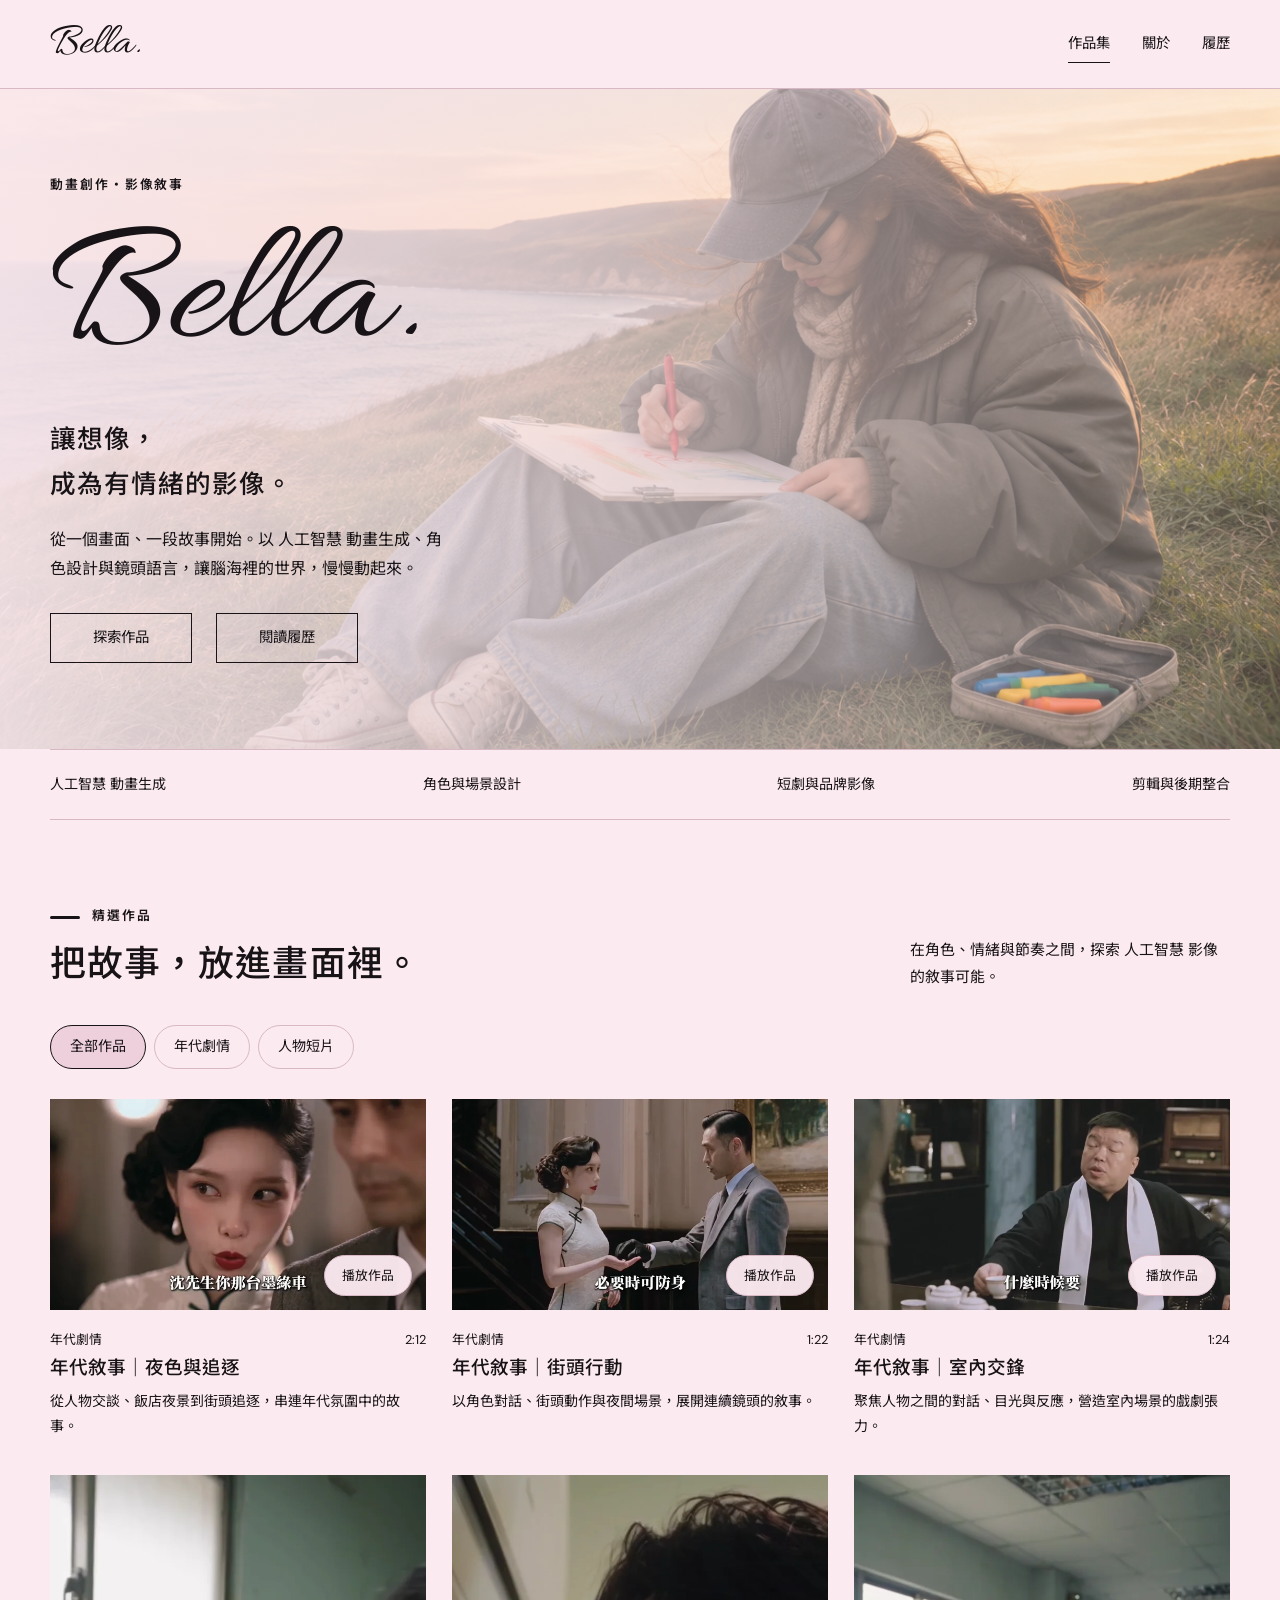
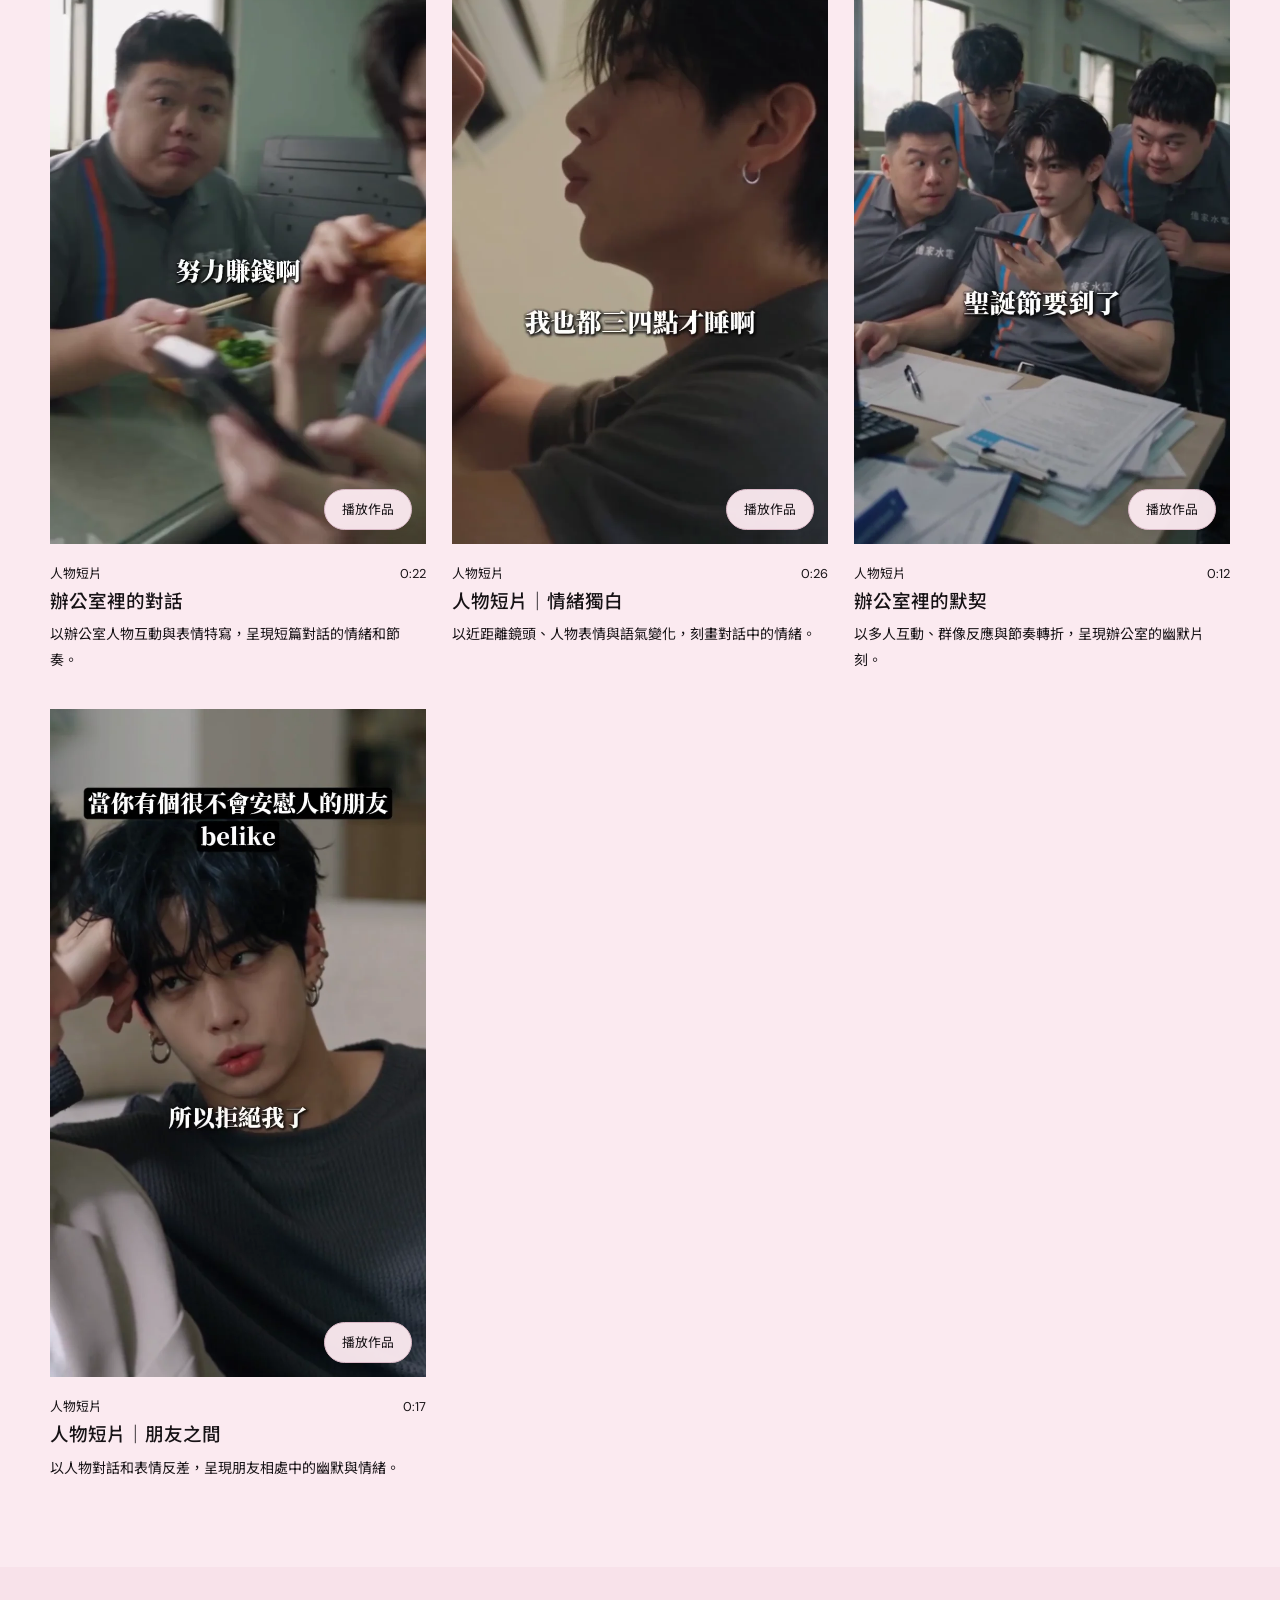
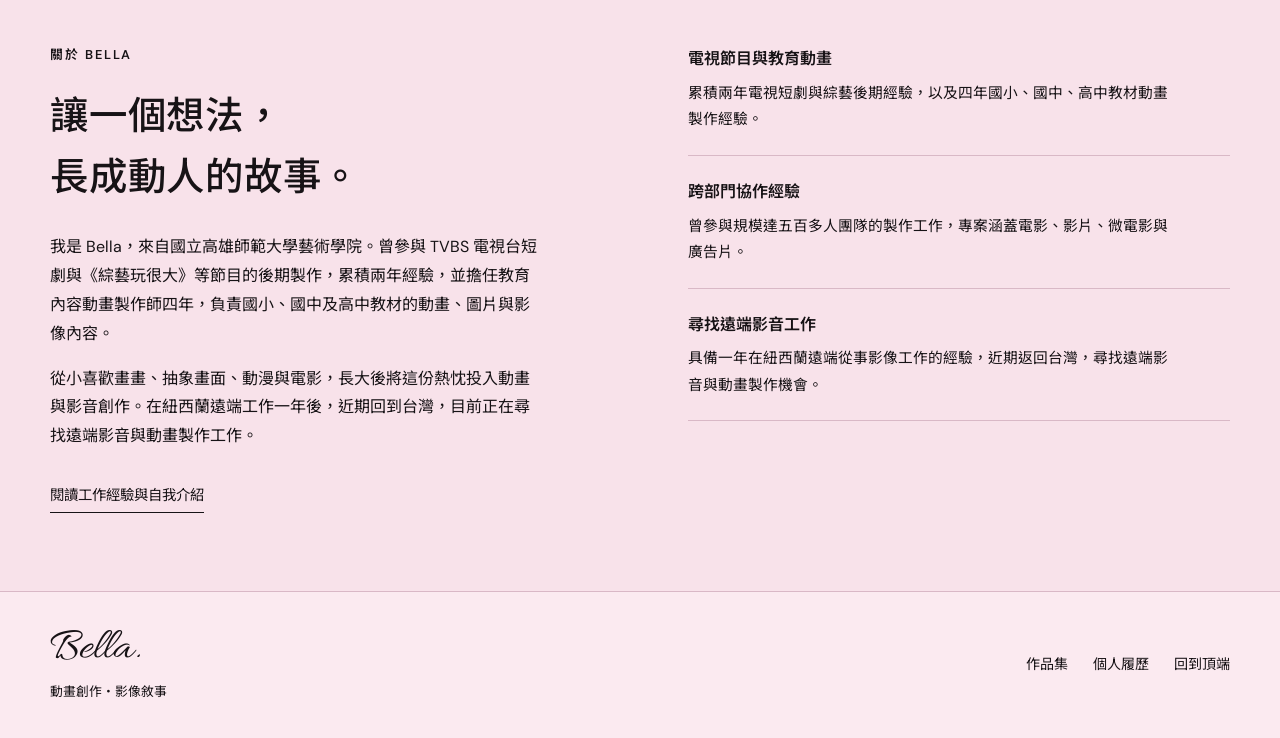
<file: index.html>
<!doctype html>
<html lang="zh-Hant">
<head>
  <meta charset="utf-8">
  <meta name="viewport" content="width=device-width, initial-scale=1">
  <meta name="theme-color" content="#2b0813">
  <title>Bella｜人工智慧 動畫生成・影像創作作品集</title>
  <meta name="description" content="Bella 的 人工智慧 動畫生成與影像創作作品集。角色與場景設計、分鏡、動態生成及後期整合，讓想像成為有情緒的影像。">
  <link rel="preconnect" href="https://fonts.googleapis.com">
  <link rel="preconnect" href="https://fonts.gstatic.com" crossorigin>
  <link rel="stylesheet" href="styles.css?v=bella-pink-tools-20261123">
  <script src="site.js" defer></script>
</head>
<body class="portfolio-page">
<a class="skip-link" href="#main">跳至主要內容</a>
<header class="site-header">
  <nav class="nav shell" aria-label="主要導覽">
    <a class="wordmark" href="index.html" aria-label="Bella 首頁">Bella<span>.</span></a>
    <div class="nav-links">
      <a href="index.html#works" aria-current="page">作品集</a>
      <a href="index.html#about">關於</a>
      <a href="resume.html">履歷</a>
    </div>
  </nav>
</header>
<main id="main">
  <section class="hero hero-photo" aria-labelledby="hero-name">
    <div class="shell hero-inner">
      <p class="eyebrow">動畫創作・影像敘事</p>
      <h1 id="hero-name">Bella<span>.</span></h1>
      <h2>讓想像，<br>成為有情緒的影像。</h2>
      <p class="hero-copy">從一個畫面、一段故事開始。以 人工智慧 動畫生成、角色設計與鏡頭語言，讓腦海裡的世界，慢慢動起來。</p>
      <div class="actions"><a class="button outline-button" href="#works">探索作品</a><a class="button outline-button" href="resume.html">閱讀履歷</a></div>
    </div>
  </section>
  <div class="shell practice-bar" aria-label="創作領域"><span>人工智慧 動畫生成</span><span>角色與場景設計</span><span>短劇與品牌影像</span><span>剪輯與後期整合</span></div>
  <section id="works" class="section shell" aria-labelledby="works-title">
    <div class="section-head">
      <div><p class="eyebrow">精選作品</p><h2 id="works-title">把故事，放進畫面裡。</h2></div>
      <p class="section-note">在角色、情緒與節奏之間，探索 人工智慧 影像的敘事可能。</p>
    </div>
    <div class="filter-list" role="group" aria-label="作品分類">
      <button class="filter" type="button" data-filter="all" aria-pressed="true">全部作品</button>
      <button class="filter" type="button" data-filter="period" aria-pressed="false">年代劇情</button>
      <button class="filter" type="button" data-filter="character" aria-pressed="false">人物短片</button>
    </div>
    <div class="works-grid">
      <article class="work work-landscape" data-category="period">
        <button class="work-open" type="button" aria-haspopup="dialog" aria-label="播放 年代敘事｜夜色與追逐" data-video="animation-02.mp4" data-title="年代敘事｜夜色與追逐" data-description="從人物交談、飯店夜景到街頭追逐，串連年代氛圍中的故事。">
          <div class="work-image"><img src="animation-02.webp" alt="年代敘事｜夜色與追逐影片畫面" loading="lazy" width="1280" height="720"><span class="play-label">播放作品</span></div>
          <div class="work-meta"><span>年代劇情</span><span>2:12</span></div>
          <h3>年代敘事｜夜色與追逐</h3>
        </button>
        <p class="work-description">從人物交談、飯店夜景到街頭追逐，串連年代氛圍中的故事。</p>
      </article>
      <article class="work work-landscape" data-category="period">
        <button class="work-open" type="button" aria-haspopup="dialog" aria-label="播放 年代敘事｜街頭行動" data-video="animation-03.mp4" data-title="年代敘事｜街頭行動" data-description="以角色對話、街頭動作與夜間場景，展開連續鏡頭的敘事。">
          <div class="work-image"><img src="animation-03.webp" alt="年代敘事｜街頭行動影片畫面" loading="lazy" width="1280" height="720"><span class="play-label">播放作品</span></div>
          <div class="work-meta"><span>年代劇情</span><span>1:22</span></div>
          <h3>年代敘事｜街頭行動</h3>
        </button>
        <p class="work-description">以角色對話、街頭動作與夜間場景，展開連續鏡頭的敘事。</p>
      </article>
      <article class="work work-landscape" data-category="period">
        <button class="work-open" type="button" aria-haspopup="dialog" aria-label="播放 年代敘事｜室內交鋒" data-video="animation-04.mp4" data-title="年代敘事｜室內交鋒" data-description="聚焦人物之間的對話、目光與反應，營造室內場景的戲劇張力。">
          <div class="work-image"><img src="animation-04.webp" alt="年代敘事｜室內交鋒影片畫面" loading="lazy" width="1280" height="720"><span class="play-label">播放作品</span></div>
          <div class="work-meta"><span>年代劇情</span><span>1:24</span></div>
          <h3>年代敘事｜室內交鋒</h3>
        </button>
        <p class="work-description">聚焦人物之間的對話、目光與反應，營造室內場景的戲劇張力。</p>
      </article>
      <article class="work work-portrait" data-category="character">
        <button class="work-open" type="button" aria-haspopup="dialog" aria-label="播放 辦公室裡的對話" data-video="animation-01.mp4" data-title="辦公室裡的對話" data-description="以辦公室人物互動與表情特寫，呈現短篇對話的情緒和節奏。">
          <div class="work-image"><img src="animation-01.webp" alt="辦公室裡的對話影片畫面" loading="lazy" width="720" height="1280"><span class="play-label">播放作品</span></div>
          <div class="work-meta"><span>人物短片</span><span>0:22</span></div>
          <h3>辦公室裡的對話</h3>
        </button>
        <p class="work-description">以辦公室人物互動與表情特寫，呈現短篇對話的情緒和節奏。</p>
      </article>
      <article class="work work-portrait" data-category="character">
        <button class="work-open" type="button" aria-haspopup="dialog" aria-label="播放 人物短片｜情緒獨白" data-video="animation-05.mp4" data-title="人物短片｜情緒獨白" data-description="以近距離鏡頭、人物表情與語氣變化，刻畫對話中的情緒。">
          <div class="work-image"><img src="animation-05.webp" alt="人物短片｜情緒獨白影片畫面" loading="lazy" width="720" height="1280"><span class="play-label">播放作品</span></div>
          <div class="work-meta"><span>人物短片</span><span>0:26</span></div>
          <h3>人物短片｜情緒獨白</h3>
        </button>
        <p class="work-description">以近距離鏡頭、人物表情與語氣變化，刻畫對話中的情緒。</p>
      </article>
      <article class="work work-portrait" data-category="character">
        <button class="work-open" type="button" aria-haspopup="dialog" aria-label="播放 辦公室裡的默契" data-video="animation-06.mp4" data-title="辦公室裡的默契" data-description="以多人互動、群像反應與節奏轉折，呈現辦公室的幽默片刻。">
          <div class="work-image"><img src="animation-06.webp" alt="辦公室裡的默契影片畫面" loading="lazy" width="720" height="1280"><span class="play-label">播放作品</span></div>
          <div class="work-meta"><span>人物短片</span><span>0:12</span></div>
          <h3>辦公室裡的默契</h3>
        </button>
        <p class="work-description">以多人互動、群像反應與節奏轉折，呈現辦公室的幽默片刻。</p>
      </article>
      <article class="work work-portrait" data-category="character">
        <button class="work-open" type="button" aria-haspopup="dialog" aria-label="播放 人物短片｜朋友之間" data-video="animation-07.mp4" data-title="人物短片｜朋友之間" data-description="以人物對話和表情反差，呈現朋友相處中的幽默與情緒。">
          <div class="work-image"><img src="animation-07.webp" alt="人物短片｜朋友之間影片畫面" loading="lazy" width="720" height="1280"><span class="play-label">播放作品</span></div>
          <div class="work-meta"><span>人物短片</span><span>0:17</span></div>
          <h3>人物短片｜朋友之間</h3>
        </button>
        <p class="work-description">以人物對話和表情反差，呈現朋友相處中的幽默與情緒。</p>
      </article>
    </div>
  </section>
  <section id="about" class="about-section" aria-labelledby="about-title">
    <div class="shell about-grid">
      <div>
        <p class="eyebrow">關於 Bella</p>
        <h2 id="about-title" class="about-heading">讓一個想法，<br><em>長成動人的故事。</em></h2>
        <p>我是 Bella，來自國立高雄師範大學藝術學院。曾參與 TVBS 電視台短劇與《綜藝玩很大》等節目的後期製作，累積兩年經驗，並擔任教育內容動畫製作師四年，負責國小、國中及高中教材的動畫、圖片與影像內容。</p>
        <p>從小喜歡畫畫、抽象畫面、動漫與電影，長大後將這份熱忱投入動畫與影音創作。在紐西蘭遠端工作一年後，近期回到台灣，目前正在尋找遠端影音與動畫製作工作。</p>
        <a class="text-link" href="resume.html">閱讀工作經驗與自我介紹</a>
      </div>
      <div class="expertise">
        <div class="expertise-item"><h3>電視節目與教育動畫</h3><p>累積兩年電視短劇與綜藝後期經驗，以及四年國小、國中、高中教材動畫製作經驗。</p></div>
        <div class="expertise-item"><h3>跨部門協作經驗</h3><p>曾參與規模達五百多人團隊的製作工作，專案涵蓋電影、影片、微電影與廣告片。</p></div>
        <div class="expertise-item"><h3>尋找遠端影音工作</h3><p>具備一年在紐西蘭遠端從事影像工作的經驗，近期返回台灣，尋找遠端影音與動畫製作機會。</p></div>
      </div>
    </div>
  </section>
</main>
<dialog id="work-dialog" aria-labelledby="dialog-title" aria-describedby="dialog-description">
  <div class="dialog-header"><h2 id="dialog-title"></h2><button class="close-dialog" type="button" aria-label="關閉影片">關閉</button></div>
  <video controls playsinline preload="metadata"></video>
  <p id="dialog-description" class="dialog-description"></p>
  <p class="video-error" role="alert" hidden>影片暫時無法載入，請稍後再試，或<a href="#">直接開啟影片</a>。</p>
</dialog>
<footer class="site-footer">
  <div class="shell footer-content">
    <div><a class="wordmark" href="index.html">Bella<span>.</span></a><p class="footer-note">動畫創作・影像敘事</p></div>
    <div class="footer-links"><a href="index.html#works">作品集</a><a href="resume.html">個人履歷</a><a href="#main">回到頂端</a></div>
  </div>
</footer>
</body>
</html>
</file>
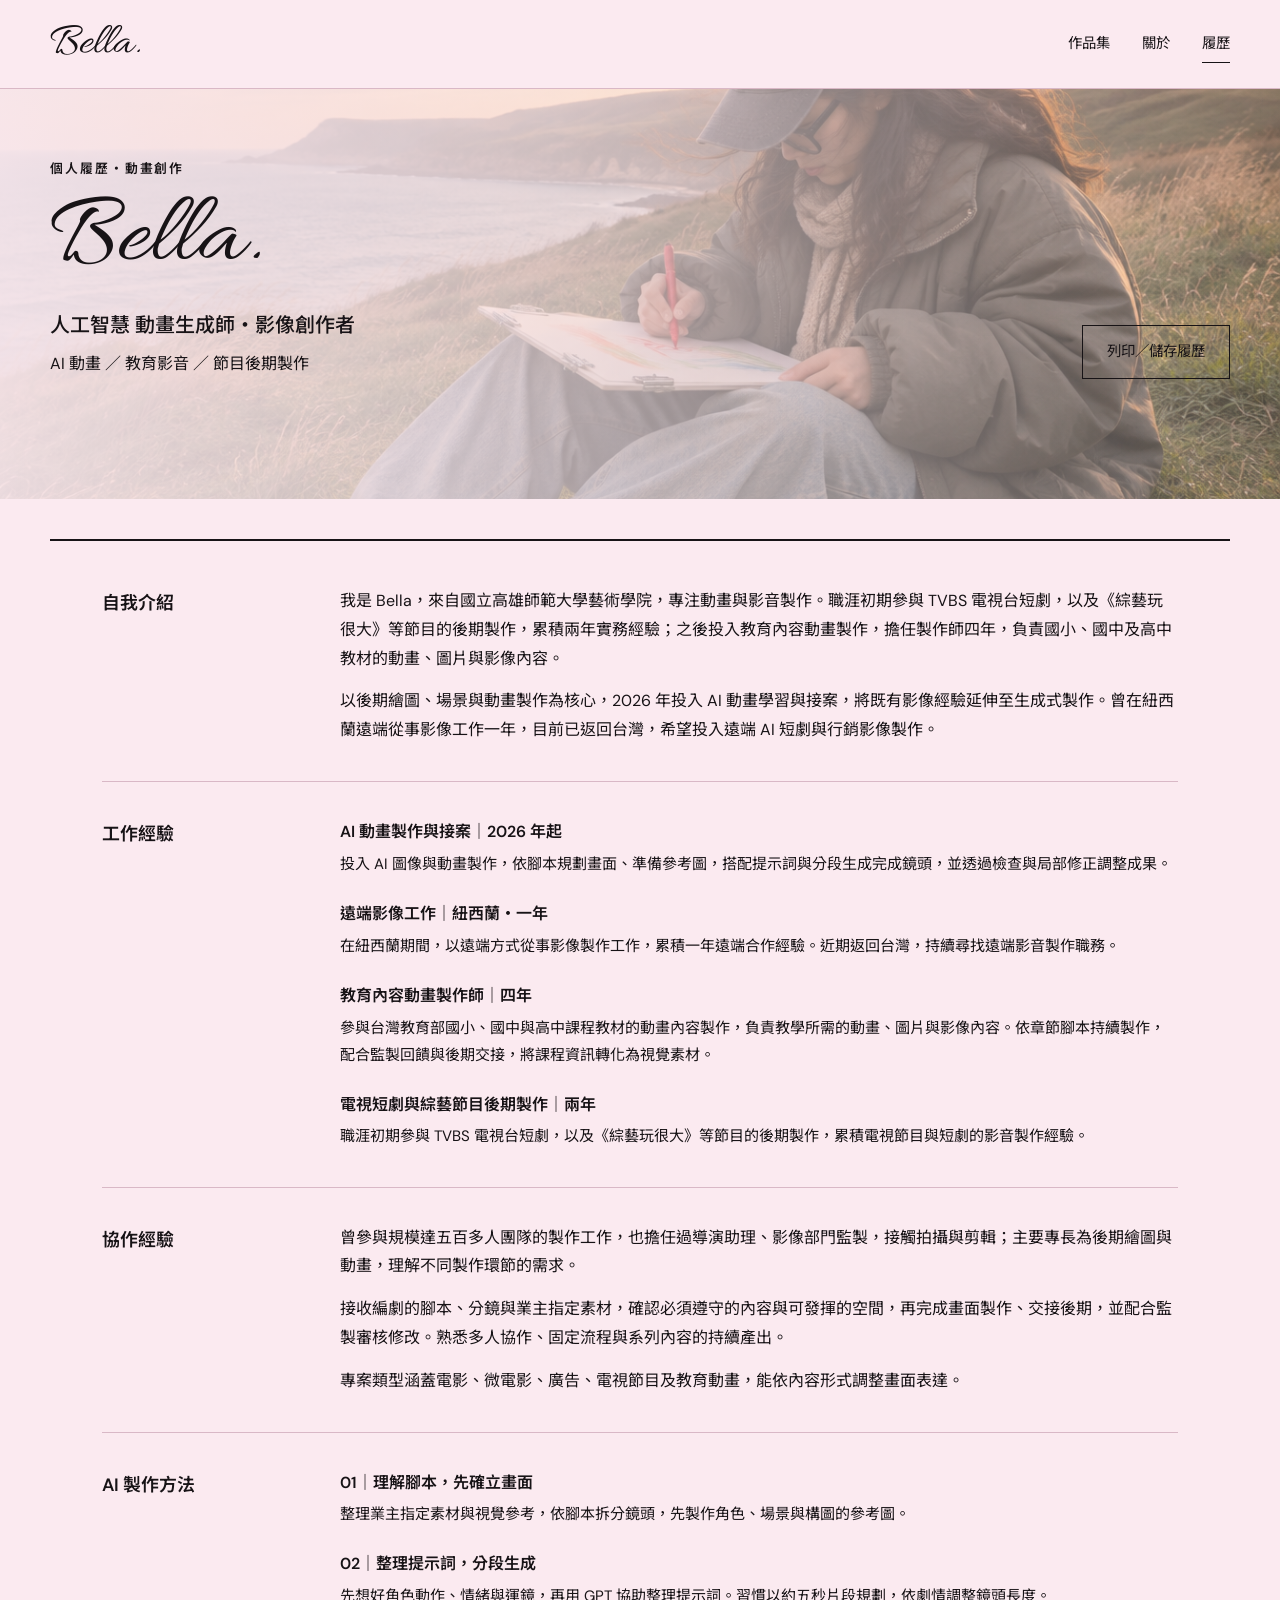
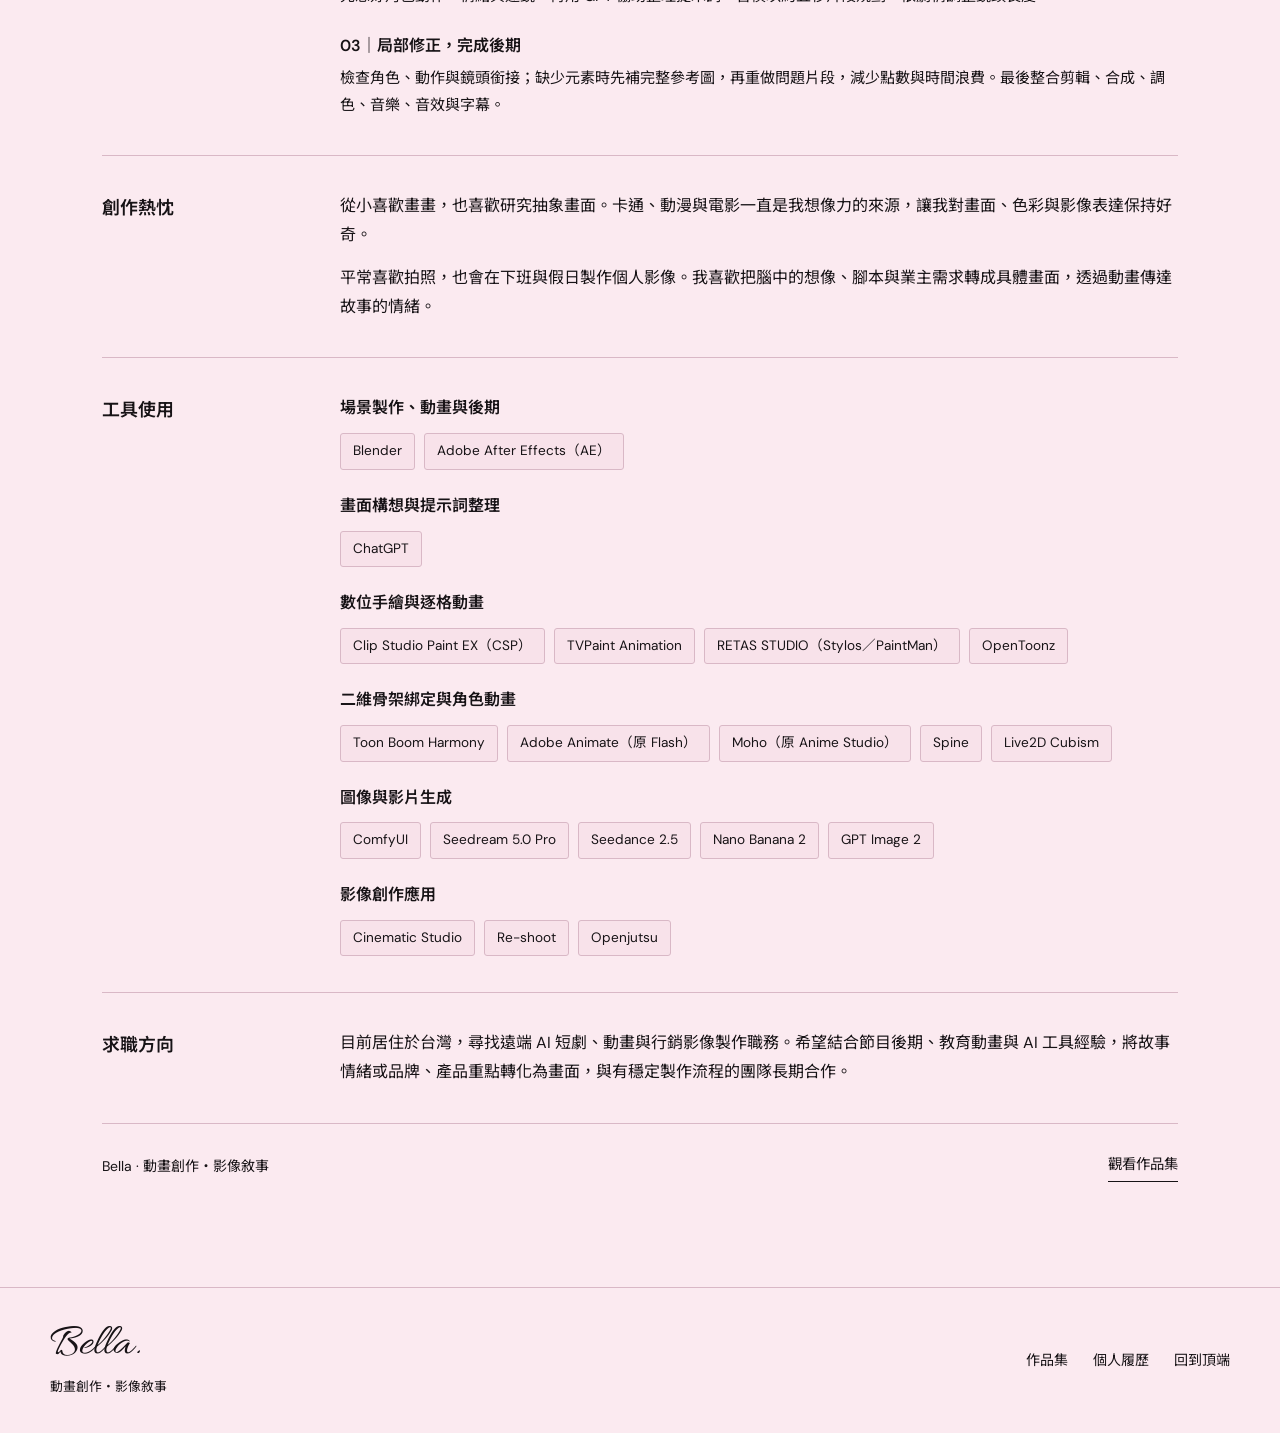
<file: resume.html>
<!doctype html>
<html lang="zh-Hant">
<head>
  <meta charset="utf-8">
  <meta name="viewport" content="width=device-width, initial-scale=1">
  <meta name="theme-color" content="#fbeaf0">
  <title>Bella｜人工智慧 動畫生成師・個人履歷</title>
  <meta name="description" content="Bella 的人工智慧動畫生成履歷：節目後期、教育動畫、AI 分鏡與提示詞製作、Blender／AE 及跨部門協作，尋找遠端 AI 短劇與行銷影像製作機會。">
  <link rel="preconnect" href="https://fonts.googleapis.com">
  <link rel="preconnect" href="https://fonts.gstatic.com" crossorigin>
  <link rel="stylesheet" href="styles.css?v=bella-pink-resume-20261123">
  <script src="site.js" defer></script>
</head>
<body class="resume-page">
<a class="skip-link" href="#main">跳至主要內容</a>
<header class="site-header">
  <nav class="nav shell" aria-label="主要導覽">
    <a class="wordmark" href="index.html" aria-label="Bella 首頁">Bella<span>.</span></a>
    <div class="nav-links">
      <a href="index.html#works">作品集</a>
      <a href="index.html#about">關於</a>
      <a href="resume.html" aria-current="page">履歷</a>
    </div>
  </nav>
</header>
<main id="main">
  <header class="resume-intro hero-photo">
    <div class="shell resume-intro-inner">
    <div><p class="eyebrow">個人履歷・動畫創作</p><h1>Bella<span>.</span></h1><p class="resume-role">人工智慧 動畫生成師・影像創作者</p><p class="resume-subtitle">AI 動畫 ／ 教育影音 ／ 節目後期製作</p></div>
    <button type="button" class="button print-button">列印／儲存履歷</button>
    </div>
  </header>
  <article class="resume-body shell" aria-label="Bella 履歷">
    <section class="resume-section profile-section">
      <h2>自我介紹</h2>
      <div>
        <p>我是 Bella，來自國立高雄師範大學藝術學院，專注動畫與影音製作。職涯初期參與 TVBS 電視台短劇，以及《綜藝玩很大》等節目的後期製作，累積兩年實務經驗；之後投入教育內容動畫製作，擔任製作師四年，負責國小、國中及高中教材的動畫、圖片與影像內容。</p>
        <p>以後期繪圖、場景與動畫製作為核心，2026 年投入 AI 動畫學習與接案，將既有影像經驗延伸至生成式製作。曾在紐西蘭遠端從事影像工作一年，目前已返回台灣，希望投入遠端 AI 短劇與行銷影像製作。</p>
      </div>
    </section>
    <section class="resume-section">
      <h2>工作經驗</h2>
      <div class="resume-items">
        <div><h3>AI 動畫製作與接案｜2026 年起</h3><p>投入 AI 圖像與動畫製作，依腳本規劃畫面、準備參考圖，搭配提示詞與分段生成完成鏡頭，並透過檢查與局部修正調整成果。</p></div>
        <div><h3>遠端影像工作｜紐西蘭・一年</h3><p>在紐西蘭期間，以遠端方式從事影像製作工作，累積一年遠端合作經驗。近期返回台灣，持續尋找遠端影音製作職務。</p></div>
        <div><h3>教育內容動畫製作師｜四年</h3><p>參與台灣教育部國小、國中與高中課程教材的動畫內容製作，負責教學所需的動畫、圖片與影像內容。依章節腳本持續製作，配合監製回饋與後期交接，將課程資訊轉化為視覺素材。</p></div>
        <div><h3>電視短劇與綜藝節目後期製作｜兩年</h3><p>職涯初期參與 TVBS 電視台短劇，以及《綜藝玩很大》等節目的後期製作，累積電視節目與短劇的影音製作經驗。</p></div>
      </div>
    </section>
    <section class="resume-section">
      <h2>協作經驗</h2>
      <div>
        <p>曾參與規模達五百多人團隊的製作工作，也擔任過導演助理、影像部門監製，接觸拍攝與剪輯；主要專長為後期繪圖與動畫，理解不同製作環節的需求。</p>
        <p>接收編劇的腳本、分鏡與業主指定素材，確認必須遵守的內容與可發揮的空間，再完成畫面製作、交接後期，並配合監製審核修改。熟悉多人協作、固定流程與系列內容的持續產出。</p>
        <p>專案類型涵蓋電影、微電影、廣告、電視節目及教育動畫，能依內容形式調整畫面表達。</p>
      </div>
    </section>
    <section class="resume-section" aria-labelledby="workflow-title">
      <h2 id="workflow-title">AI 製作方法</h2>
      <div class="resume-items">
        <div><h3>01｜理解腳本，先確立畫面</h3><p>整理業主指定素材與視覺參考，依腳本拆分鏡頭，先製作角色、場景與構圖的參考圖。</p></div>
        <div><h3>02｜整理提示詞，分段生成</h3><p>先想好角色動作、情緒與運鏡，再用 GPT 協助整理提示詞。習慣以約五秒片段規劃，依劇情調整鏡頭長度。</p></div>
        <div><h3>03｜局部修正，完成後期</h3><p>檢查角色、動作與鏡頭銜接；缺少元素時先補完整參考圖，再重做問題片段，減少點數與時間浪費。最後整合剪輯、合成、調色、音樂、音效與字幕。</p></div>
      </div>
    </section>
    <section class="resume-section">
      <h2>創作熱忱</h2>
      <div>
        <p>從小喜歡畫畫，也喜歡研究抽象畫面。卡通、動漫與電影一直是我想像力的來源，讓我對畫面、色彩與影像表達保持好奇。</p>
        <p>平常喜歡拍照，也會在下班與假日製作個人影像。我喜歡把腦中的想像、腳本與業主需求轉成具體畫面，透過動畫傳達故事的情緒。</p>
      </div>
    </section>
    <section class="resume-section toolkit-section" aria-labelledby="toolkit-title">
      <h2 id="toolkit-title">工具使用</h2>
      <div class="resume-items">
        <div><h3>場景製作、動畫與後期</h3><ul class="tools" aria-label="場景製作、動畫與後期工具"><li>Blender</li><li>Adobe After Effects（AE）</li></ul></div>
        <div><h3>畫面構想與提示詞整理</h3><ul class="tools" aria-label="提示詞整理工具"><li>ChatGPT</li></ul></div>
        <div><h3>數位手繪與逐格動畫</h3><ul class="tools" aria-label="數位手繪與逐格動畫工具"><li>Clip Studio Paint EX（CSP）</li><li>TVPaint Animation</li><li>RETAS STUDIO（Stylos／PaintMan）</li><li>OpenToonz</li></ul></div>
        <div><h3>二維骨架綁定與角色動畫</h3><ul class="tools" aria-label="二維骨架與角色動畫工具"><li>Toon Boom Harmony</li><li>Adobe Animate（原 Flash）</li><li>Moho（原 Anime Studio）</li><li>Spine</li><li>Live2D Cubism</li></ul></div>
        <div><h3>圖像與影片生成</h3><ul class="tools" aria-label="圖像與影片生成工具"><li>ComfyUI</li><li>Seedream 5.0 Pro</li><li>Seedance 2.5</li><li>Nano Banana 2</li><li>GPT Image 2</li></ul></div>
        <div><h3>影像創作應用</h3><ul class="tools" aria-label="影像創作應用"><li>Cinematic Studio</li><li>Re-shoot</li><li>Openjutsu</li></ul></div>
      </div>
    </section>
    <section class="resume-section">
      <h2>求職方向</h2>
      <div><p>目前居住於台灣，尋找遠端 AI 短劇、動畫與行銷影像製作職務。希望結合節目後期、教育動畫與 AI 工具經驗，將故事情緒或品牌、產品重點轉化為畫面，與有穩定製作流程的團隊長期合作。</p></div>
    </section>
    <div class="resume-end"><p>Bella · 動畫創作・影像敘事</p><a class="text-link" href="index.html#works">觀看作品集</a></div>
  </article>
</main>
<footer class="site-footer">
  <div class="shell footer-content">
    <div><a class="wordmark" href="index.html">Bella<span>.</span></a><p class="footer-note">動畫創作・影像敘事</p></div>
    <div class="footer-links"><a href="index.html#works">作品集</a><a href="resume.html">個人履歷</a><a href="#main">回到頂端</a></div>
  </div>
</footer>
</body>
</html>
</file>
<file: styles.css>
@import url('https://fonts.googleapis.com/css2?family=Allura&family=DM+Sans:wght@400;500;600;700&family=Instrument+Serif:ital@0;1&family=Noto+Sans+TC:wght@400;500;600;700&display=swap');

:root {
  --paper: #fffaf6;
  --white: #ffffff;
  --blush: #f4dedf;
  --rose: #9d485d;
  --rose-dark: #773147;
  --ink: #392a2e;
  --muted: #786367;
  --line: #dfcdd0;
  --serif: 'Instrument Serif', Georgia, serif;
  --sans: 'DM Sans', 'Noto Sans TC', sans-serif;
}
* { box-sizing: border-box; }
html { scroll-behavior: smooth; scroll-padding-top: 6rem; }
body { margin: 0; background: var(--paper); color: var(--ink); font-family: var(--sans); font-size: 16px; line-height: 1.8; }
a { color: inherit; text-decoration: none; }
button { font: inherit; cursor: pointer; }
button, a { -webkit-tap-highlight-color: transparent; }
button:focus-visible, a:focus-visible { outline: 2px solid var(--rose); outline-offset: 5px; }
img, video { display: block; max-width: 100%; }
[hidden] { display: none !important; }
::selection { background: #e9b7c3; color: var(--ink); }
.shell { width: min(1180px, calc(100% - 88px)); margin-inline: auto; }
.site-header { position: sticky; top: 0; z-index: 10; background: rgb(255 250 246 / 96%); border-bottom: 1px solid var(--line); }
.nav { min-height: 88px; display: flex; align-items: center; justify-content: space-between; gap: 24px; }
.wordmark { font-family: var(--serif); font-size: 2.3rem; line-height: 1; letter-spacing: -.04em; }
.wordmark span { color: var(--rose); }
.nav-links { display: flex; align-items: center; gap: 32px; font-size: .9rem; }
.nav-links a { padding: 8px 0; position: relative; }
.nav-links a:hover, .nav-links a[aria-current="page"] { color: var(--rose); }
.nav-links a[aria-current="page"]::after { content: ''; position: absolute; bottom: 2px; height: 1px; background: var(--rose); left: 0; right: 0; }
.eyebrow { margin: 0; font-size: .8rem; font-weight: 600; letter-spacing: .15em; line-height: 1.6; text-transform: uppercase; color: var(--rose); }
.hero { display: grid; grid-template-columns: 1.2fr 1fr; gap: 64px; align-items: center; padding-top: 78px; padding-bottom: 85px; }
.hero h1 { font-family: var(--serif); font-size: clamp(6rem, 12vw, 11rem); font-weight: 400; letter-spacing: -.065em; line-height: 1; margin: 19px 0 25px; }
.hero h1 span { color: var(--rose); }
.hero h2 { font-weight: 500; font-size: clamp(1.4rem, 2vw, 1.85rem); line-height: 1.75; letter-spacing: .04em; margin: 0 0 18px; }
.hero-copy { max-width: 410px; margin: 0; color: var(--muted); }
.actions { display: flex; flex-wrap: wrap; align-items: center; gap: 24px; margin-top: 30px; }
.button { display: inline-flex; align-items: center; justify-content: center; padding: 13px 24px; min-height: 48px; font-size: .9rem; border: 1px solid var(--rose); background: var(--rose); color: white; border-radius: 2px; transition: background .2s; }
.button:hover { background: var(--rose-dark); }
.text-link { font-size: .9rem; border-bottom: 1px solid var(--rose); padding-bottom: 3px; }
.text-link:hover { color: var(--rose); }
.motion-panel { min-height: 470px; position: relative; overflow: hidden; background: #f3dedf; border-radius: 160px 160px 3px 3px; isolation: isolate; display: flex; flex-direction: column; justify-content: space-between; padding: 86px 32px 30px; text-align: center; }
.motion-panel::before, .motion-panel::after { content: ''; z-index: -1; position: absolute; width: 315px; height: 315px; border: 1px solid #c68d9c; border-radius: 50%; left: 50%; top: 50%; }
.motion-panel::before { transform: translate(-65%, -45%) rotate(-24deg) scaleX(.74); }
.motion-panel::after { transform: translate(-35%, -45%) rotate(24deg) scaleX(.74); }
.motion-copy { margin: 0; font: 400 clamp(3.2rem, 5vw, 5rem)/1.05 var(--serif); letter-spacing: -.04em; color: #743c4c; }
.motion-copy em { font-weight: 400; }
.panel-footnote { font-size: .75rem; text-transform: uppercase; letter-spacing: .16em; color: #7d5260; margin: 0; }
.disc { width: 82px; height: 82px; border-radius: 50%; margin: 20px auto; background: linear-gradient(140deg, #fffaf6, #d599a8); box-shadow: 14px 19px 33px #aa627d22, inset 0 0 0 1px #fff8; }
.disc::after { content: ''; display: block; height: 100%; border: 1px solid #c38a9b88; border-radius: 50%; transform: rotate(35deg) scaleX(.4); }
.practice-bar { display: flex; justify-content: space-between; gap: 24px; flex-wrap: wrap; border-top: 1px solid var(--line); border-bottom: 1px solid var(--line); padding: 22px 0; color: var(--muted); font-size: .88rem; }
.section { padding-block: 86px; }
.section-head { display: flex; align-items: flex-end; justify-content: space-between; gap: 32px; margin-bottom: 34px; }
.section-head h2 { font-weight: 500; font-size: clamp(1.7rem, 2.8vw, 2.4rem); line-height: 1.5; margin: 10px 0 0; letter-spacing: .03em; }
.section-note { max-width: 320px; color: var(--muted); margin: 0; font-size: .93rem; }
.filter-list { display: flex; flex-wrap: wrap; gap: 8px; margin-bottom: 30px; }
.filter { background: transparent; border: 1px solid var(--line); border-radius: 30px; color: var(--muted); padding: 8px 19px; min-height: 44px; font-size: .88rem; }
.filter[aria-pressed="true"] { background: var(--ink); border-color: var(--ink); color: white; }
.filter:hover { border-color: var(--rose); }
.works-grid { display: grid; grid-template-columns: repeat(3, minmax(0, 1fr)); gap: 36px 26px; }
.work { min-width: 0; }
.work-open { display: block; width: 100%; background: transparent; color: inherit; padding: 0; border: 0; text-align: left; }
.work-image { position: relative; overflow: hidden; background: #ead7d7; aspect-ratio: 4/5; }
.work-image img { width: 100%; height: 100%; object-fit: cover; transition: transform .4s ease; }
.work-open:hover img { transform: scale(1.025); }
.play-label { position: absolute; right: 14px; bottom: 14px; background: #fffaf6f2; border-radius: 40px; padding: 8px 17px; color: var(--ink); font-size: .8rem; box-shadow: 0 2px 10px #0001; }
.work-meta { display: flex; justify-content: space-between; gap: 12px; color: var(--muted); font-size: .8rem; margin-top: 18px; }
.work h3 { font-weight: 500; font-size: 1.16rem; line-height: 1.6; margin: 3px 0 5px; }
.work-description { font-size: .875rem; line-height: 1.8; color: var(--muted); margin: 0; }
.about-section { background: var(--blush); padding-block: 78px; }
.about-grid { display: grid; grid-template-columns: 1fr 1fr; gap: 96px; }
.about-heading { font: 400 clamp(3rem, 5vw, 5rem)/1.05 var(--serif); letter-spacing: -.04em; margin: 20px 0 25px; }
.about-heading em { color: var(--rose); }
.about-section p { max-width: 490px; }
.about-section .text-link { display: inline-block; margin-top: 16px; }
.expertise { display: grid; align-content: start; }
.expertise-item { padding: 22px 0; border-bottom: 1px solid #cba5af; }
.expertise-item:first-child { padding-top: 0; }
.expertise-item h3 { font-size: 1rem; font-weight: 600; margin: 0 0 6px; }
.expertise-item p { color: #72545e; font-size: .92rem; margin: 0; }
.site-footer { padding-block: 35px; border-top: 1px solid var(--line); }
.footer-content { display: flex; justify-content: space-between; align-items: center; gap: 30px; }
.footer-note { font-size: .8rem; color: var(--muted); margin: 8px 0 0; }
.footer-links { display: flex; gap: 25px; font-size: .88rem; }
dialog { color: var(--ink); background: var(--paper); border: 0; border-radius: 5px; padding: 18px 22px; max-width: min(960px, 94vw); max-height: 95dvh; margin: auto; overflow: auto; }
dialog::backdrop { background: #241a20dc; backdrop-filter: blur(6px); }
.dialog-header { display: flex; justify-content: space-between; align-items: center; gap: 24px; margin-bottom: 12px; }
.dialog-header h2 { font-size: 1rem; font-weight: 500; margin: 0; }
.close-dialog { border: 1px solid var(--line); background: transparent; color: var(--ink); padding: 5px 12px; min-height: 42px; }
dialog video { max-height: 72dvh; max-width: 100%; width: auto; margin: auto; background: #100d0f; }
.dialog-description { font-size: .875rem; color: var(--muted); margin: 12px 0 0; }
.video-error { font-size: .9rem; }
.video-error a { text-decoration: underline; }
.resume-intro { display: flex; justify-content: space-between; align-items: flex-end; gap: 40px; padding-block: 65px 45px; }
.resume-intro h1 { font: 400 clamp(5rem, 8vw, 7.5rem)/1 var(--serif); letter-spacing: -.05em; margin: 10px 0 15px; }
.resume-role { font-size: 1.25rem; font-weight: 500; margin: 0; }
.resume-subtitle { color: var(--muted); margin: 7px 0 0; }
.resume-body { background: white; border-top: 2px solid var(--rose); padding: 10px 52px 35px; margin-bottom: 70px; }
.resume-section { display: grid; grid-template-columns: 200px 1fr; gap: 38px; padding-block: 36px; border-bottom: 1px solid var(--line); break-inside: avoid; }
.resume-section:last-child { border: 0; }
.resume-section h2 { margin: 0; font-size: 1.12rem; font-weight: 600; color: var(--rose); }
.resume-section h2 small { display: block; margin-top: 5px; font-size: .75rem; letter-spacing: .1em; font-weight: 400; color: var(--muted); text-transform: uppercase; }
.resume-section p { margin: 0 0 14px; }
.resume-section p:last-child { margin-bottom: 0; }
.resume-items { display: grid; gap: 22px; }
.resume-items h3 { font-weight: 600; font-size: 1rem; margin: 0 0 4px; }
.resume-items p { font-size: .94rem; color: var(--muted); }
.tools { display: flex; flex-wrap: wrap; gap: 9px; padding: 0; margin: 10px 0 20px; list-style: none; }
.tools li { padding: 5px 12px; background: #fcf4f4; border: 1px solid #ecd9de; font-size: .85rem; border-radius: 3px; }
.resume-end { display: flex; align-items: center; justify-content: space-between; gap: 28px; padding-top: 28px; }
.resume-end p { color: var(--muted); margin: 0; font-size: .875rem; }
.skip-link { position: absolute; left: 20px; top: -80px; background: white; z-index: 30; padding: 10px 20px; }
.skip-link:focus { top: 10px; }
@media (min-width: 1500px) { .hero { padding-top: 100px; padding-bottom: 100px; } }
@media (max-width: 950px) {
  .shell { width: calc(100% - 56px); }
  .hero { gap: 35px; padding-block: 60px; }
  .motion-panel { min-height: 430px; padding-inline: 18px; }
  .motion-copy { font-size: 3.6rem; }
  .works-grid { grid-template-columns: repeat(2, minmax(0, 1fr)); }
  .about-grid { gap: 50px; }
  .resume-body { padding-inline: 30px; }
  .resume-section { grid-template-columns: 155px 1fr; gap: 25px; }
}
@media (max-width: 620px) {
  .shell { width: calc(100% - 40px); }
  .nav { min-height: 74px; gap: 16px; }
  .nav-links { gap: 19px; font-size: .85rem; }
  .wordmark { font-size: 2rem; }
  .hero { grid-template-columns: 1fr; gap: 40px; padding-block: 50px 35px; }
  .hero h1 { font-size: 6.8rem; margin-top: 16px; }
  .hero h2 { font-size: 1.5rem; }
  .hero-copy { max-width: 100%; }
  .motion-panel { min-height: 320px; border-radius: 120px 120px 3px 3px; padding-top: 53px; }
  .motion-copy { font-size: 3.8rem; }
  .disc { width: 56px; height: 56px; margin-block: 10px; }
  .motion-panel::before, .motion-panel::after { width: 240px; height: 240px; }
  .practice-bar { gap: 12px 24px; justify-content: flex-start; font-size: .83rem; }
  .section { padding-block: 55px; }
  .section-head { display: block; margin-bottom: 25px; }
  .section-note { margin-top: 16px; max-width: 100%; }
  .works-grid { grid-template-columns: 1fr; gap: 32px; }
  .work-image { aspect-ratio: 4/4.6; }
  .about-section { padding-block: 52px; }
  .about-grid { grid-template-columns: 1fr; gap: 36px; }
  .about-heading { font-size: 3.6rem; }
  .footer-content { align-items: flex-start; flex-direction: column; gap: 20px; }
  .resume-intro { display: block; padding-block: 42px 30px; }
  .resume-intro h1 { font-size: 5rem; }
  .resume-intro .button { margin-top: 24px; }
  .resume-subtitle { font-size: .9rem; }
  .resume-body { padding: 0 20px 26px; }
  .resume-section { grid-template-columns: 1fr; gap: 19px; padding-block: 28px; }
  .resume-section h2 small { display: inline; margin-left: 12px; }
  .resume-end { display: block; }
  .resume-end .text-link { display: inline-block; margin-top: 15px; }
  dialog { padding: 14px; }
}
@media (prefers-reduced-motion: reduce) {
  html { scroll-behavior: auto; }
  *, *::before, *::after { transition: none !important; animation: none !important; }
}
@media print {
  @page { size: A4; margin: 13mm 15mm; }
  body { background: white; color: #30242a; font-size: 10pt; line-height: 1.6; print-color-adjust: exact; -webkit-print-color-adjust: exact; }
  .site-header, .site-footer, .print-button, .skip-link, .resume-end { display: none; }
  .shell { width: 100%; }
  .resume-intro { padding: 0 0 20px; }
  .resume-intro h1 { font-size: 48pt; }
  .resume-role { font-size: 14pt; }
  .resume-subtitle { font-size: 10pt; }
  .resume-body { padding: 0; margin: 0; }
  .resume-section { grid-template-columns: 100px 1fr; padding-block: 17px; gap: 20px; }
  .resume-section h2 { font-size: 11pt; }
  .resume-section h2 small { font-size: 7.5pt; }
  .resume-items { gap: 12px; }
  .resume-items h3 { font-size: 10pt; }
  .resume-items p { font-size: 10pt; }
  .tools li { font-size: 8.5pt; }
  .tools { margin-bottom: 8px; }
}

/* Keep the animation covers in their original frame proportions. */
.work-landscape .work-image { aspect-ratio: 16 / 9; }
.work-portrait .work-image { aspect-ratio: 9 / 16; }

/* Full-width coastal portrait behind Bella's introduction. */
.hero-photo {
  background-color: #514b45;
  background-image: linear-gradient(90deg, rgb(20 19 23 / 64%) 0%, rgb(20 19 23 / 43%) 42%, rgb(20 19 23 / 15%) 100%), url('bella-coast.png');
  background-size: cover;
  background-position: center 48%;
  color: #fffaf6;
}
.hero.hero-photo { display: flex; align-items: center; min-height: 660px; padding-block: 70px; }
.hero-inner { position: relative; }
.hero-photo .eyebrow, .hero-photo h1 span { color: #f5d4dc; }
.hero-photo .hero-copy, .hero-photo .resume-subtitle { color: #fff4ee; }
.hero-photo .hero-copy { max-width: 400px; }
.hero-photo h1, .hero-photo h2, .hero-photo p { text-shadow: 0 2px 18px rgb(0 0 0 / 20%); }
.hero-photo .text-link { color: #fffaf6; border-color: #f5d4dc; }
.hero-photo .text-link:hover { color: #f5d4dc; }
.hero-photo .button { background: #f4dedf; color: #392a2e; border-color: #f4dedf; }
.hero-photo .button:hover { background: white; }
.hero-photo a:focus-visible, .hero-photo button:focus-visible { outline-color: #fff; }
.resume-intro.hero-photo { width: 100vw; margin-left: calc(50% - 50vw); padding: 70px max(44px, calc((100vw - 1180px) / 2)); min-height: 410px; margin-bottom: 40px; background-position: center 45%; }
@media (max-width: 950px) {
  .resume-intro.hero-photo { padding-inline: 28px; }
}
@media (max-width: 620px) {
  .hero.hero-photo { min-height: 700px; padding-block: 52px; align-items: flex-end; }
  .hero-photo { background-position: 64% center; background-image: linear-gradient(180deg, rgb(20 19 23 / 12%), rgb(20 19 23 / 48%) 42%, rgb(20 19 23 / 78%) 100%), url('bella-coast.png'); }
  .hero-photo .hero-copy { max-width: 340px; }
  .resume-intro.hero-photo { padding: 130px 20px 36px; min-height: 440px; background-position: 64% center; margin-bottom: 24px; }
}
@media print {
  .resume-intro.hero-photo { background: none; color: #30242a; width: auto; margin: 0; padding: 0 0 20px; min-height: 0; }
  .resume-intro.hero-photo .eyebrow, .resume-intro.hero-photo h1 span { color: var(--rose); }
  .resume-intro.hero-photo .resume-subtitle { color: var(--muted); }
  .resume-intro.hero-photo h1, .resume-intro.hero-photo p { text-shadow: none; }
}

/* Keep the full-width banner inside the viewport, including scrollbars. */
.resume-intro.hero-photo { display: block; width: auto; margin-inline: 0; padding: 70px 0; }
.resume-intro-inner { display: flex; align-items: flex-end; justify-content: space-between; gap: 40px; }
@media (max-width: 620px) {
  .resume-intro.hero-photo { padding: 130px 0 36px; }
  .resume-intro-inner { display: block; }
}
@media print {
  .resume-intro.hero-photo { padding: 0 0 20px; }
}

/* Bella's deep burgundy identity. */
:root {
  --paper: #2b0813;
  --blush: #350c1b;
  --rose: #ffffff;
  --rose-dark: #6f233f;
  --ink: #ffffff;
  --muted: #ffffff;
  --line: rgb(255 255 255 / 24%);
  --serif: 'Allura', cursive;
}
body { background: var(--paper); color: #fff; }
.site-header { background: rgb(43 8 19 / 97%); }
.wordmark { font-size: 2.8rem; letter-spacing: 0; }
.hero h1, .resume-intro h1 { font-family: var(--serif); letter-spacing: 0; }
.hero h1 { font-size: clamp(7rem, 14vw, 12rem); }
.wordmark span, .hero h1 span, .hero-photo h1 span, .hero-photo .eyebrow,
.hero-photo .hero-copy, .hero-photo .resume-subtitle, .hero-photo .text-link,
.hero-photo .text-link:hover, .about-heading em, .expertise-item p { color: #fff; }
.hero-photo { color: #fff; }
.button, .hero-photo .button { background: #651d36; color: #fff; border-color: rgb(255 255 255 / 48%); }
.button:hover, .hero-photo .button:hover { background: #7e2c48; color: #fff; }
.filter { color: #fff; }
.filter[aria-pressed="true"] { background: #6b233d; border-color: #fff; }
.work-image { background: #401324; }
.play-label { background: rgb(66 13 32 / 92%); color: #fff; border: 1px solid rgb(255 255 255 / 40%); }
.about-heading { font-family: var(--sans); font-size: clamp(2rem, 3vw, 3rem); line-height: 1.6; letter-spacing: .02em; font-weight: 500; }
.about-heading em { font-style: normal; }
.expertise-item { border-color: var(--line); }
.resume-body { background: #350c1b; }
.tools li { background: #461326; border-color: var(--line); }
.skip-link { background: #651d36; color: white; }
::selection { background: #8a3453; color: #fff; }
@media (max-width: 620px) {
  .wordmark { font-size: 2.5rem; }
  .hero h1 { font-size: 8rem; }
  .resume-intro h1 { font-size: 6rem; }
}
@media print {
  :root { --ink: #30242a; --muted: #72545e; --rose: #773147; --line: #dfcdd0; }
  body, .resume-body { background: white; color: #30242a; }
  .resume-intro.hero-photo { color: #30242a; }
  .resume-intro.hero-photo .eyebrow, .resume-intro.hero-photo h1 span { color: #773147; }
  .resume-intro.hero-photo .resume-subtitle { color: #72545e; }
  .resume-intro h1 { font-size: 48pt; }
}

/* Minimal outlined hero links. */
.hero-photo .outline-button {
  min-width: 142px;
  min-height: 48px;
  padding: 11px 24px;
  border: 1px solid rgb(255 255 255 / 80%);
  border-radius: 0;
  background: transparent;
  color: white;
  box-shadow: none;
  text-shadow: none;
  transform: none;
  transition: border-color .2s ease;
}
.hero-photo .outline-button:hover,
.hero-photo .outline-button:active {
  background: transparent;
  color: white;
  border-color: white;
  box-shadow: none;
  transform: none;
}
.section-head .eyebrow::before { content: ''; display: inline-block; width: 30px; height: 3px; margin-right: 12px; vertical-align: middle; background: #fae8f0; border-radius: 3px; box-shadow: 0 2px 8px rgb(250 232 240 / 16%); }
.filter[aria-pressed="true"] { border-color: #fae8f0; box-shadow: inset 0 0 0 1px rgb(250 232 240 / 20%); }
.play-label { border-color: #f4dce7; }
@media (max-width: 620px) { .actions { gap: 16px; } }
@media (prefers-reduced-motion: reduce) { .hero-photo .outline-button { transition: none; } }

/* One continuous rose surface for the complete resume content. */
.resume-body { background: #864357; }
.profile-section { background: transparent; border: 0; border-bottom: 1px solid var(--line); padding: 36px 0; margin: 0; color: #fff; }
.profile-section h2, .profile-section p { color: #fff; }
@media (max-width: 620px) { .profile-section { padding: 28px 0; } }
@media print {
  .resume-body { background: white; }
  .profile-section { background: transparent; color: #30242a; padding: 17px 0; margin: 0; border: 0; border-bottom: 1px solid var(--line); }
  .profile-section h2 { color: #773147; }
  .profile-section p { color: #30242a; }
}

/* Shared pale pink and black palette for portfolio and resume. */
:is(.portfolio-page, .resume-page) {
  --paper: #fbeaf0; --blush: #f8e2ea; --ink: #171316; --muted: #171316;
  --rose: #171316; --rose-dark: #171316; --line: #d9b8c6;
  background: #fbeaf0; color: #171316;
}
:is(.portfolio-page, .resume-page) .site-header { background: rgb(251 234 240 / 97%); }
:is(.portfolio-page, .resume-page) .hero-photo {
  background-color: #fbeaf0;
  background-image: linear-gradient(90deg, rgb(251 234 240 / 90%) 0%, rgb(251 234 240 / 65%) 43%, rgb(251 234 240 / 16%) 100%), url('bella-coast.png');
  color: #171316;
}
:is(.portfolio-page, .resume-page) .wordmark span, :is(.portfolio-page, .resume-page) .hero h1 span,
:is(.portfolio-page, .resume-page) .hero-photo .eyebrow, :is(.portfolio-page, .resume-page) .hero-photo .hero-copy,
:is(.portfolio-page, .resume-page) .hero-photo .text-link, :is(.portfolio-page, .resume-page) .about-heading em,
:is(.portfolio-page, .resume-page) .expertise-item p, :is(.portfolio-page, .resume-page) .filter { color: #171316; }
:is(.portfolio-page, .resume-page) .hero-photo h1, :is(.portfolio-page, .resume-page) .hero-photo h2, :is(.portfolio-page, .resume-page) .hero-photo p { text-shadow: none; }
:is(.portfolio-page, .resume-page) .hero-photo .outline-button,
:is(.portfolio-page, .resume-page) .hero-photo .outline-button:hover,
:is(.portfolio-page, .resume-page) .hero-photo .outline-button:active { color: #171316; border-color: #171316; background: transparent; }
:is(.portfolio-page, .resume-page) .hero-photo a:focus-visible, :is(.portfolio-page, .resume-page) .hero-photo button:focus-visible { outline-color: #171316; }
:is(.portfolio-page, .resume-page) .section-head .eyebrow::before { background: #171316; box-shadow: none; }
:is(.portfolio-page, .resume-page) .filter[aria-pressed="true"] { background: #eed0dd; border-color: #171316; color: #171316; box-shadow: none; }
:is(.portfolio-page, .resume-page) .play-label { background: rgb(251 234 240 / 96%); color: #171316; border-color: #d9b8c6; }
:is(.portfolio-page, .resume-page) .work-image { background: #efd2de; }
:is(.portfolio-page, .resume-page) .skip-link { background: #fbeaf0; color: #171316; }
:is(.portfolio-page, .resume-page) ::selection { background: #e5b5c9; color: #171316; }
.toolkit-section .tools { margin: 10px 0 0; }
.toolkit-section .tools li { overflow-wrap: anywhere; }
@media (max-width: 620px) {
  :is(.portfolio-page, .resume-page) .hero-photo { background-image: linear-gradient(180deg, rgb(251 234 240 / 18%) 0%, rgb(251 234 240 / 70%) 38%, rgb(251 234 240 / 96%) 100%), url('bella-coast.png'); }
}
@media print {
  .toolkit-section { break-inside: avoid; }
  .toolkit-section .tools { gap: 4px 7px; margin-top: 5px; }
  .toolkit-section .tools li { background: #f9eef3; color: #30242a; border-color: #dfcdd0; padding: 3px 7px; }
}

/* Carry the same palette through the complete resume, including print. */
.resume-page .resume-body { background: #fbeaf0; }
.resume-page .profile-section,
.resume-page .profile-section h2,
.resume-page .profile-section p,
.resume-page .hero-photo h1 span,
.resume-page .hero-photo .resume-subtitle { color: #171316; }
.resume-page .tools li { background: #f8e2ea; color: #171316; border-color: #d9b8c6; }
.resume-page .print-button,
.resume-page .print-button:hover { background: transparent; color: #171316; border: 1px solid #171316; border-radius: 0; box-shadow: none; }
@media print {
  .resume-page .resume-intro.hero-photo { background: none; color: #171316; }
  .resume-page .toolkit-section .tools li { background: #f8e2ea; color: #171316; }
}
</file>
